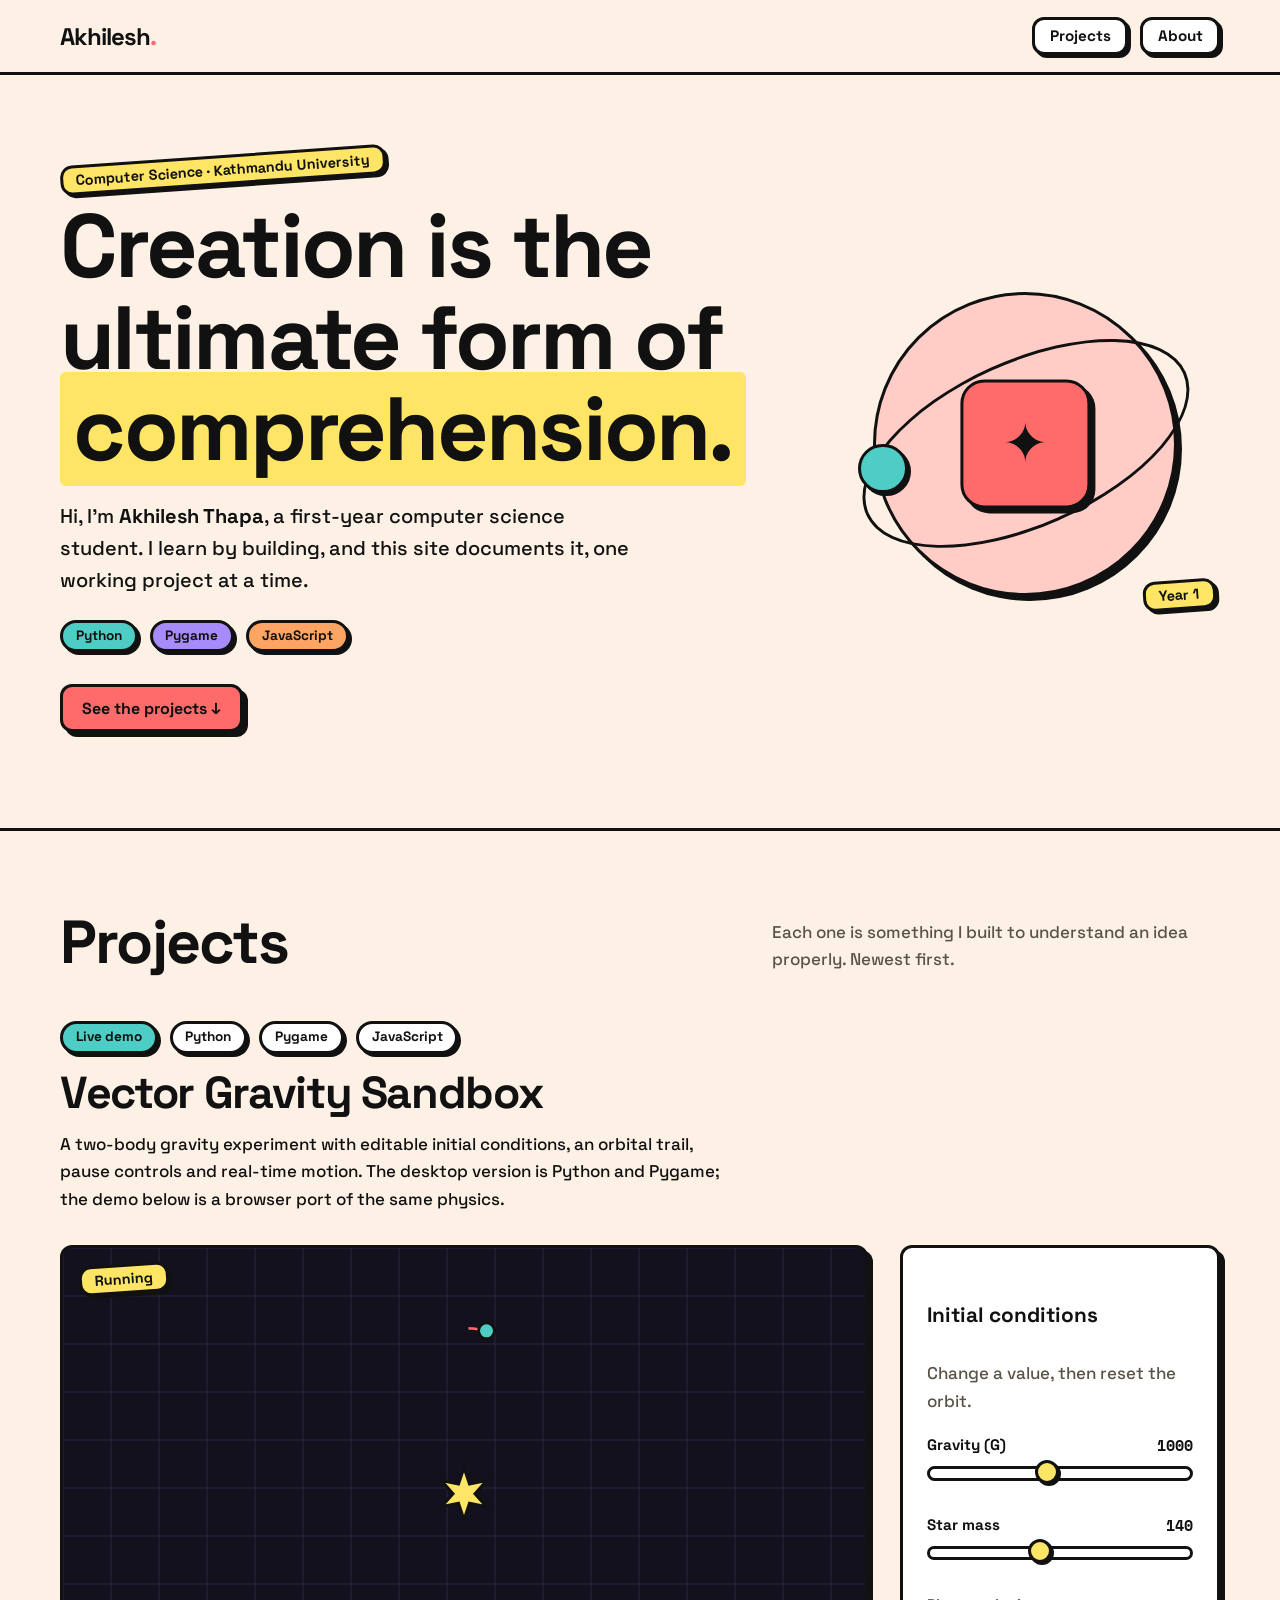
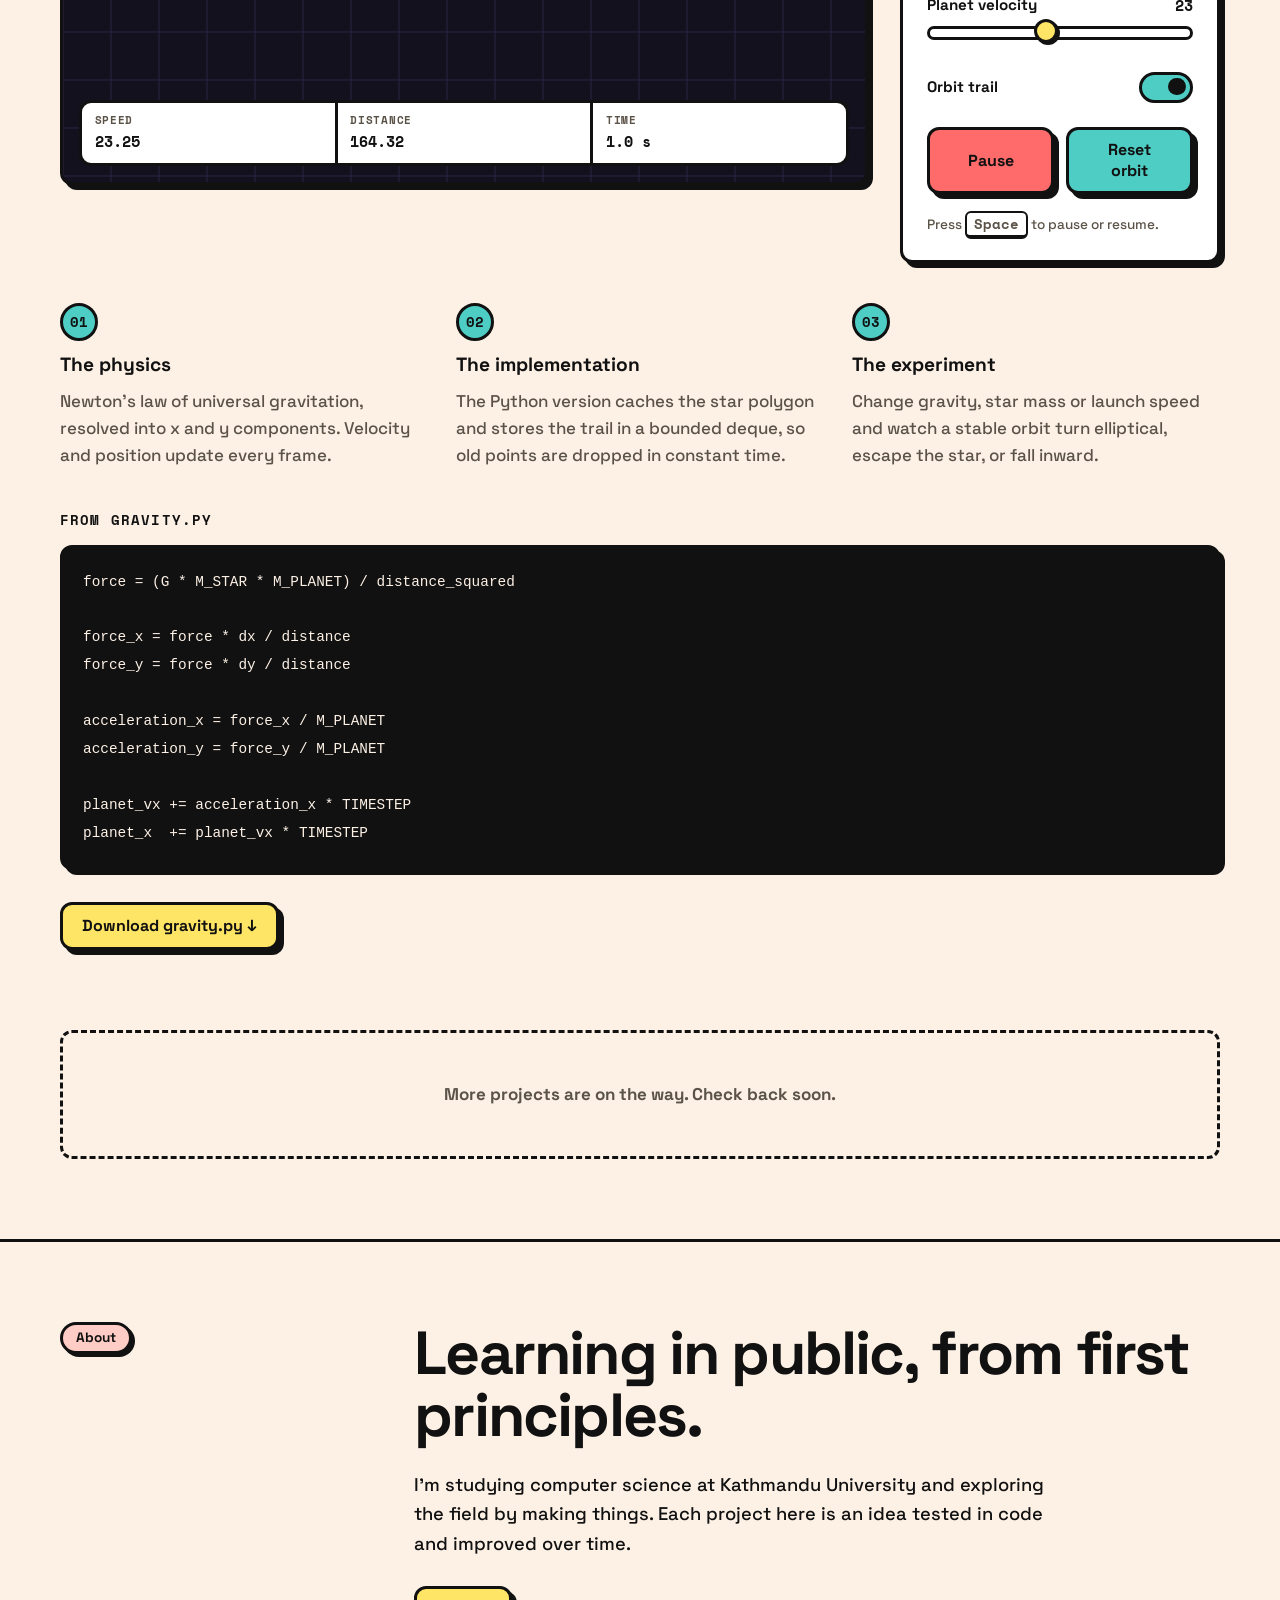
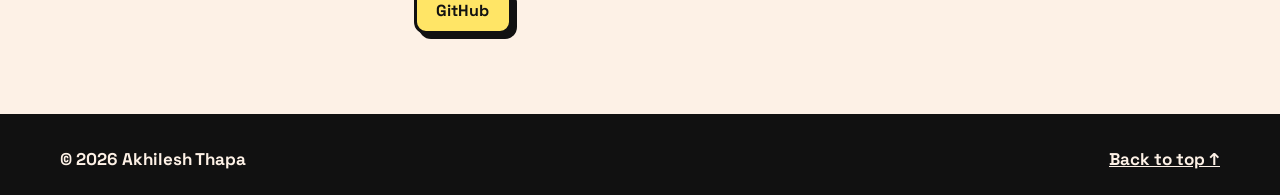
<file: index.html>
<!doctype html>
<html lang="en">
<head>
  <meta charset="utf-8">
  <meta name="viewport" content="width=device-width, initial-scale=1">
  <title>Akhilesh Thapa — Computer Science Student &amp; Tinkerer</title>
  <meta name="description" content="Akhilesh Thapa is a computer science student at Kathmandu University building small, working projects in Python and JavaScript.">
  <meta name="theme-color" content="#fdf1e6">
  <link rel="canonical" href="https://akhileshthapa.me/">
  <meta property="og:title" content="Akhilesh Thapa — Computer Science Student & Tinkerer">
  <meta property="og:description" content="Small, working projects. Starting with an interactive gravity simulator.">
  <meta property="og:type" content="website">
  <meta property="og:url" content="https://akhileshthapa.me/">
  <link rel="preconnect" href="https://fonts.googleapis.com">
  <link rel="preconnect" href="https://fonts.gstatic.com" crossorigin>
  <link rel="stylesheet" href="https://fonts.googleapis.com/css2?family=Space+Grotesk:wght@500;700&family=Space+Mono:wght@400;700&display=swap">
  <link rel="stylesheet" href="assets/css/theme.css">
  <link rel="stylesheet" href="assets/css/site.css">
  <script type="application/ld+json">{"@context":"https://schema.org","@type":"Person","name":"Akhilesh Thapa","url":"https://akhileshthapa.me/","affiliation":{"@type":"CollegeOrUniversity","name":"Kathmandu University"}}</script>
</head>
<body>
  <a class="nb-btn is-yellow skip-link" href="#main">Skip to content</a>

  <header class="site-header">
    <div class="wrap">
      <a class="wordmark" href="#top" aria-label="Akhilesh, home">Akhilesh<span>.</span></a>
      <nav class="site-nav" aria-label="Primary">
        <a class="nb-btn is-small" href="#projects">Projects</a>
        <a class="nb-btn is-small" href="#about">About</a>
      </nav>
    </div>
  </header>

  <main id="main">
    <section class="wrap hero" id="top">
      <div>
        <span class="nb-sticker is-yellow">Computer Science · Kathmandu University</span>
        <h1>Creation is the ultimate form of <mark>comprehension.</mark></h1>
        <p class="intro">Hi, I’m <strong>Akhilesh Thapa</strong>, a first-year computer science student. I learn by building, and this site documents it, one working project at a time.</p>
        <div class="hero-tags">
          <span class="nb-pill is-teal">Python</span>
          <span class="nb-pill is-purple">Pygame</span>
          <span class="nb-pill is-orange">JavaScript</span>
        </div>
        <div class="hero-actions">
          <a class="nb-btn is-coral" href="#projects">See the projects ↓</a>
        </div>
      </div>
      <div class="hero-art" aria-hidden="true">
        <span class="art-orbit"></span><span class="art-orbit two"></span>
        <span class="art-star">✦</span><span class="art-planet"></span>
        <span class="nb-sticker is-yellow art-sticker">Year 1</span>
      </div>
    </section>

    <section class="section" id="projects" aria-labelledby="projects-title">
      <div class="wrap">
        <div class="section-head">
          <h2 id="projects-title">Projects</h2>
          <p>Each one is something I built to understand an idea properly. Newest first.</p>
        </div>
        <div id="projectList"><noscript><p class="coming">Projects need JavaScript. Source is on GitHub.</p></noscript></div>
      </div>
    </section>

    <section class="section" id="about" aria-labelledby="about-title">
      <div class="wrap about">
        <span class="nb-pill is-pink" style="align-self:start;justify-self:start">About</span>
        <div>
          <h2 id="about-title">Learning in public, from first principles.</h2>
          <p>I’m studying computer science at Kathmandu University and exploring the field by making things. Each project here is an idea tested in code and improved over time.</p>
          <div class="contact-links" id="contactLinks"></div>
        </div>
      </div>
    </section>
  </main>

  <footer class="site-footer">
    <div class="wrap">
      <p>© <span id="year">2026</span> Akhilesh Thapa</p>
      <a href="#top">Back to top ↑</a>
    </div>
  </footer>

  <!-- Classic scripts (no modules) so the site also works when index.html is opened straight from disk. Order matters. -->
  <script src="assets/js/data/content.js"></script>
  <script src="assets/js/demos/gravity.js"></script>
  <script src="assets/js/render.js"></script>
</body>
</html>
</file>
<file: assets/css/theme.css>
/* THEME = design tokens + base + the reusable "nb-" component library.
   Change a token here and the whole site follows. No page-specific layout in this file. */
:root{
  --cream:#fdf1e6; --paper:#fff; --ink:#111;
  --coral:#ff6b6b; --purple:#a78bfa; --teal:#4ecdc4; --yellow:#ffe566; --blue:#3aafcb; --orange:#ffa564; --pink:#ffcdc6;
  --muted:#5b5348;
  --bw:3px;                       /* border width */
  --shadow-x:5px; --shadow-y:5px; /* hard shadow offset */
  --shadow:var(--shadow-x) var(--shadow-y) 0 var(--ink);
  --radius:12px; --radius-lg:24px;
  --font:"Space Grotesk",system-ui,-apple-system,"Segoe UI",sans-serif;
  --mono:"Space Mono",ui-monospace,Consolas,monospace;
  --max:1160px;
}
*{box-sizing:border-box}
html{scroll-behavior:smooth;scroll-padding-top:6rem}
body{margin:0;background:var(--cream);color:var(--ink);font:500 1.0625rem/1.6 var(--font)}
h1,h2,h3,p{margin:0}
h1,h2,h3{line-height:1.02;letter-spacing:-.03em;font-weight:700}
a{color:inherit}
img,canvas{display:block;max-width:100%}
:focus-visible{outline:var(--bw) solid var(--blue);outline-offset:3px}
.sr-only{position:absolute;width:1px;height:1px;overflow:hidden;clip:rect(0 0 0 0);white-space:nowrap}

/* ---- surfaces ---- */
.nb-card{background:var(--paper);border:var(--bw) solid var(--ink);border-radius:var(--radius);box-shadow:var(--shadow);padding:1.5rem}

/* ---- buttons: <a|button class="nb-btn is-yellow"> ---- */
.nb-btn{display:inline-flex;align-items:center;justify-content:center;gap:.5rem;min-height:3rem;padding:.6rem 1.2rem;
  font:700 1rem var(--font);text-decoration:none;color:var(--ink);background:var(--paper);cursor:pointer;
  border:var(--bw) solid var(--ink);border-radius:var(--radius);box-shadow:var(--shadow);
  transition:transform .12s,box-shadow .12s}
.nb-btn:hover{transform:translate(-2px,-2px);box-shadow:calc(var(--shadow-x) + 2px) calc(var(--shadow-y) + 2px) 0 var(--ink)}
.nb-btn:active{transform:translate(var(--shadow-x),var(--shadow-y));box-shadow:0 0 0 var(--ink)}
.nb-btn.is-small{min-height:2.4rem;padding:.3rem .9rem;font-size:.95rem;box-shadow:3px 3px 0 var(--ink)}

/* ---- pills / badges: <span class="nb-pill is-teal"> ---- */
.nb-pill{display:inline-block;padding:.15rem .8rem;font:700 .85rem/1.6 var(--font);background:var(--paper);
  border:var(--bw) solid var(--ink);border-radius:999px;box-shadow:3px 3px 0 var(--ink)}
.nb-sticker{display:inline-block;padding:.2rem .8rem;font:700 .9rem var(--font);border:var(--bw) solid var(--ink);
  border-radius:var(--radius);box-shadow:3px 3px 0 var(--ink);transform:rotate(-4deg)}

/* ---- form controls ---- */
.nb-field{display:block;margin-top:1.15rem}
.nb-field>span{display:flex;justify-content:space-between;font-weight:700;font-size:.95rem}
.nb-field output{font-family:var(--mono);font-weight:700}
.nb-range{-webkit-appearance:none;appearance:none;width:100%;height:1.6rem;background:transparent;cursor:pointer;margin:.2rem 0 0}
.nb-range::-webkit-slider-runnable-track{height:.9rem;background:var(--paper);border:var(--bw) solid var(--ink);border-radius:99px}
.nb-range::-moz-range-track{height:.9rem;background:var(--paper);border:var(--bw) solid var(--ink);border-radius:99px}
.nb-range::-webkit-slider-thumb{-webkit-appearance:none;width:1.5rem;height:1.5rem;margin-top:-.6rem;background:var(--yellow);border:var(--bw) solid var(--ink);border-radius:50%;box-shadow:2px 2px 0 var(--ink)}
.nb-range::-moz-range-thumb{width:1.2rem;height:1.2rem;background:var(--yellow);border:var(--bw) solid var(--ink);border-radius:50%;box-shadow:2px 2px 0 var(--ink)}
.nb-switch{display:flex;align-items:center;justify-content:space-between;gap:1rem;margin-top:1.15rem;font-weight:700;font-size:.95rem;cursor:pointer}
.nb-switch input{position:absolute;opacity:0}
.nb-switch i{position:relative;flex:none;width:3.4rem;height:1.9rem;background:var(--paper);border:var(--bw) solid var(--ink);border-radius:99px;transition:background .15s}
.nb-switch i::after{content:"";position:absolute;top:.15rem;left:.15rem;width:1.1rem;height:1.1rem;background:var(--ink);border-radius:50%;transition:transform .15s}
.nb-switch input:checked+i{background:var(--teal)}
.nb-switch input:checked+i::after{transform:translateX(1.5rem)}
.nb-switch input:focus-visible+i{outline:var(--bw) solid var(--blue);outline-offset:3px}
.nb-kbd{padding:.05rem .45rem;font:700 .85rem var(--mono);background:var(--paper);border:2px solid var(--ink);border-bottom-width:4px;border-radius:6px}

/* ---- code block ---- */
.nb-code{margin:0;padding:1.25rem;overflow-x:auto;background:var(--ink);color:var(--cream);border:var(--bw) solid var(--ink);
  border-radius:var(--radius);box-shadow:var(--shadow);font:400 .9rem/1.8 var(--mono)}
.nb-code .c{color:#9a917f}

/* ---- colour modifiers (work on btn / pill / sticker / card) ---- */
.is-coral{background:var(--coral)}.is-purple{background:var(--purple)}.is-teal{background:var(--teal)}
.is-yellow{background:var(--yellow)}.is-blue{background:var(--blue)}.is-orange{background:var(--orange)}.is-pink{background:var(--pink)}
mark{background:var(--yellow);color:inherit;padding:0 .15em;border-radius:6px;box-decoration-break:clone;-webkit-box-decoration-break:clone}
@media (prefers-reduced-motion:reduce){html{scroll-behavior:auto}*{transition:none!important}}
</file>
<file: assets/css/site.css>
/* SITE = page layout only. Components live in theme.css. */
.wrap{width:min(100% - 2.5rem,var(--max));margin-inline:auto}
.skip-link{position:fixed;left:1rem;top:-5rem;z-index:100}.skip-link:focus{top:1rem}

.site-header{position:sticky;top:0;z-index:50;background:var(--cream);border-bottom:var(--bw) solid var(--ink)}
.site-header .wrap{display:flex;align-items:center;justify-content:space-between;min-height:4.5rem;gap:1rem}
.wordmark{font:700 1.5rem var(--font);letter-spacing:-.04em;text-decoration:none}
.wordmark span{color:var(--coral)}
.site-nav{display:flex;gap:.75rem}

.hero{display:grid;grid-template-columns:1.3fr .7fr;gap:3rem;align-items:center;padding:5rem 0 6rem}
.hero h1{font-size:clamp(2.8rem,7vw,5.8rem);margin:1rem 0 1.5rem}
.hero .intro{max-width:36rem;font-size:1.25rem}
.hero-tags,.hero-actions{display:flex;flex-wrap:wrap;gap:.75rem;margin-top:1.5rem}
.hero-actions{margin-top:2rem;gap:1rem}
.hero-art{position:relative;aspect-ratio:1;max-width:380px;width:100%;justify-self:center}
.hero-art>*{position:absolute}
.art-orbit{inset:10%;border:var(--bw) solid var(--ink);border-radius:50%;background:var(--pink);box-shadow:var(--shadow)}
.art-orbit.two{inset:28% 4%;transform:rotate(-24deg);background:none;box-shadow:none;border-radius:50%}
.art-star{left:50%;top:50%;width:34%;aspect-ratio:1;translate:-50% -50%;display:grid;place-items:center;font-size:3.4rem;
  background:var(--coral);border:var(--bw) solid var(--ink);border-radius:var(--radius-lg);box-shadow:var(--shadow)}
.art-planet{left:6%;top:50%;width:13%;aspect-ratio:1;background:var(--teal);border:var(--bw) solid var(--ink);border-radius:50%;box-shadow:3px 3px 0 var(--ink)}
.art-sticker{right:0;bottom:6%}

.section{padding:5rem 0;border-top:var(--bw) solid var(--ink)}
.section-head{display:flex;flex-wrap:wrap;align-items:end;justify-content:space-between;gap:1rem 3rem;margin-bottom:3rem}
.section-head h2{font-size:clamp(2.2rem,5vw,3.8rem)}
.section-head p{max-width:28rem;color:var(--muted)}

.project{margin-bottom:5rem}
.project:last-child{margin-bottom:0}
.project-top{display:flex;flex-wrap:wrap;align-items:center;gap:.75rem;margin-bottom:1rem}
.project h3{font-size:clamp(1.8rem,4vw,2.8rem)}
.project-summary{max-width:42rem;margin:1rem 0 2rem}
.project-notes{display:grid;grid-template-columns:repeat(auto-fit,minmax(240px,1fr));gap:1.75rem;margin-top:2.5rem}
.project-notes h4{margin:.6rem 0 .4rem;font-size:1.2rem}
.project-notes p,.card-copy{color:var(--muted)}
.note-num{display:inline-grid;place-items:center;width:2.4rem;height:2.4rem;font:700 .9rem var(--mono);border:var(--bw) solid var(--ink);border-radius:50%}
.project-snippet{margin-top:2.5rem}
.project-snippet h4{margin-bottom:.9rem;font:700 .9rem var(--mono);text-transform:uppercase;letter-spacing:.08em}
.project-links{display:flex;flex-wrap:wrap;gap:1rem;margin-top:2rem}
.coming{display:grid;place-items:center;text-align:center;padding:3rem 1.5rem;border:var(--bw) dashed var(--ink);border-radius:var(--radius);color:var(--muted);font-weight:700}

.about{display:grid;grid-template-columns:.4fr 1fr;gap:2rem}
.about h2{font-size:clamp(2.2rem,5vw,3.8rem);margin-bottom:1.5rem}
.about p{max-width:40rem;font-size:1.15rem}
.contact-links{display:flex;flex-wrap:wrap;gap:1rem;margin-top:1.75rem}

.site-footer{background:var(--ink);color:var(--cream)}
.site-footer .wrap{display:flex;flex-wrap:wrap;justify-content:space-between;gap:.5rem 2rem;padding:2rem 0;font-weight:700}

/* ---- gravity demo (demos/gravity.js builds this markup) ---- */
.sim{display:grid;grid-template-columns:minmax(0,1fr) 320px;gap:2rem;align-items:start}
.sim-stage{position:relative;height:540px;overflow:hidden;background:#14111f;border:var(--bw) solid var(--ink);border-radius:var(--radius);box-shadow:var(--shadow)}
.sim-stage canvas{position:absolute;inset:0;width:100%;height:100%}
.sim-status{position:absolute;top:1rem;left:1rem}
.sim-telemetry{position:absolute;left:1rem;right:1rem;bottom:1rem;display:flex;background:var(--paper);border:var(--bw) solid var(--ink);border-radius:var(--radius)}
.sim-telemetry div{flex:1;padding:.5rem .8rem;border-right:var(--bw) solid var(--ink)}
.sim-telemetry div:last-child{border:0}
.sim-telemetry span{display:block;font:700 .7rem var(--mono);text-transform:uppercase;letter-spacing:.06em;color:var(--muted)}
.sim-telemetry output{font:700 .95rem var(--mono)}
.sim-panel h4{font-size:1.3rem}
.sim-actions{display:flex;gap:.75rem;margin-top:1.5rem}.sim-actions .nb-btn{flex:1}
.sim-hint{margin-top:1.25rem;font-size:.85rem;color:var(--muted)}

@media (max-width:860px){
  .hero,.about,.sim{grid-template-columns:1fr}
  .hero{padding:3rem 0 4rem}.hero-art{max-width:260px;justify-self:start}
  .sim-stage{height:420px}
  .site-nav .nb-btn{min-height:2.2rem;padding:.2rem .7rem;font-size:.9rem}
}
</file>
